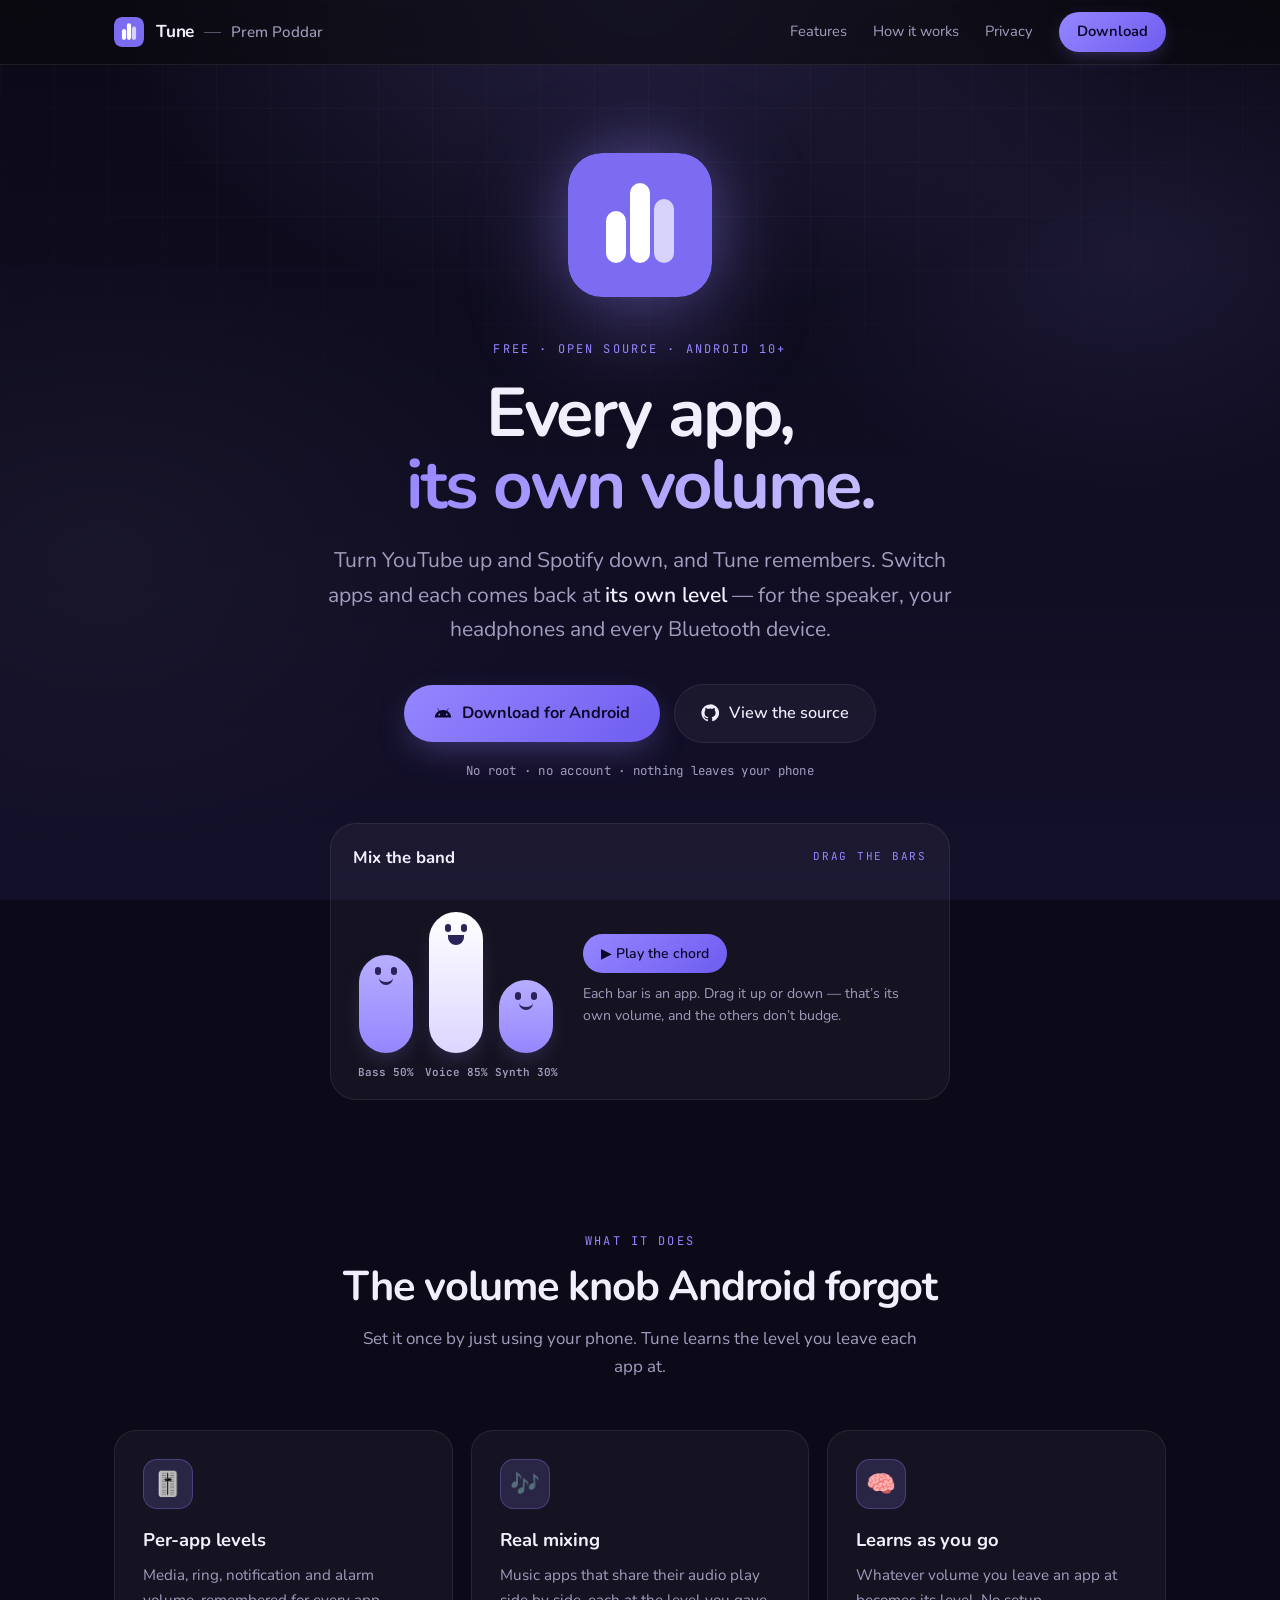
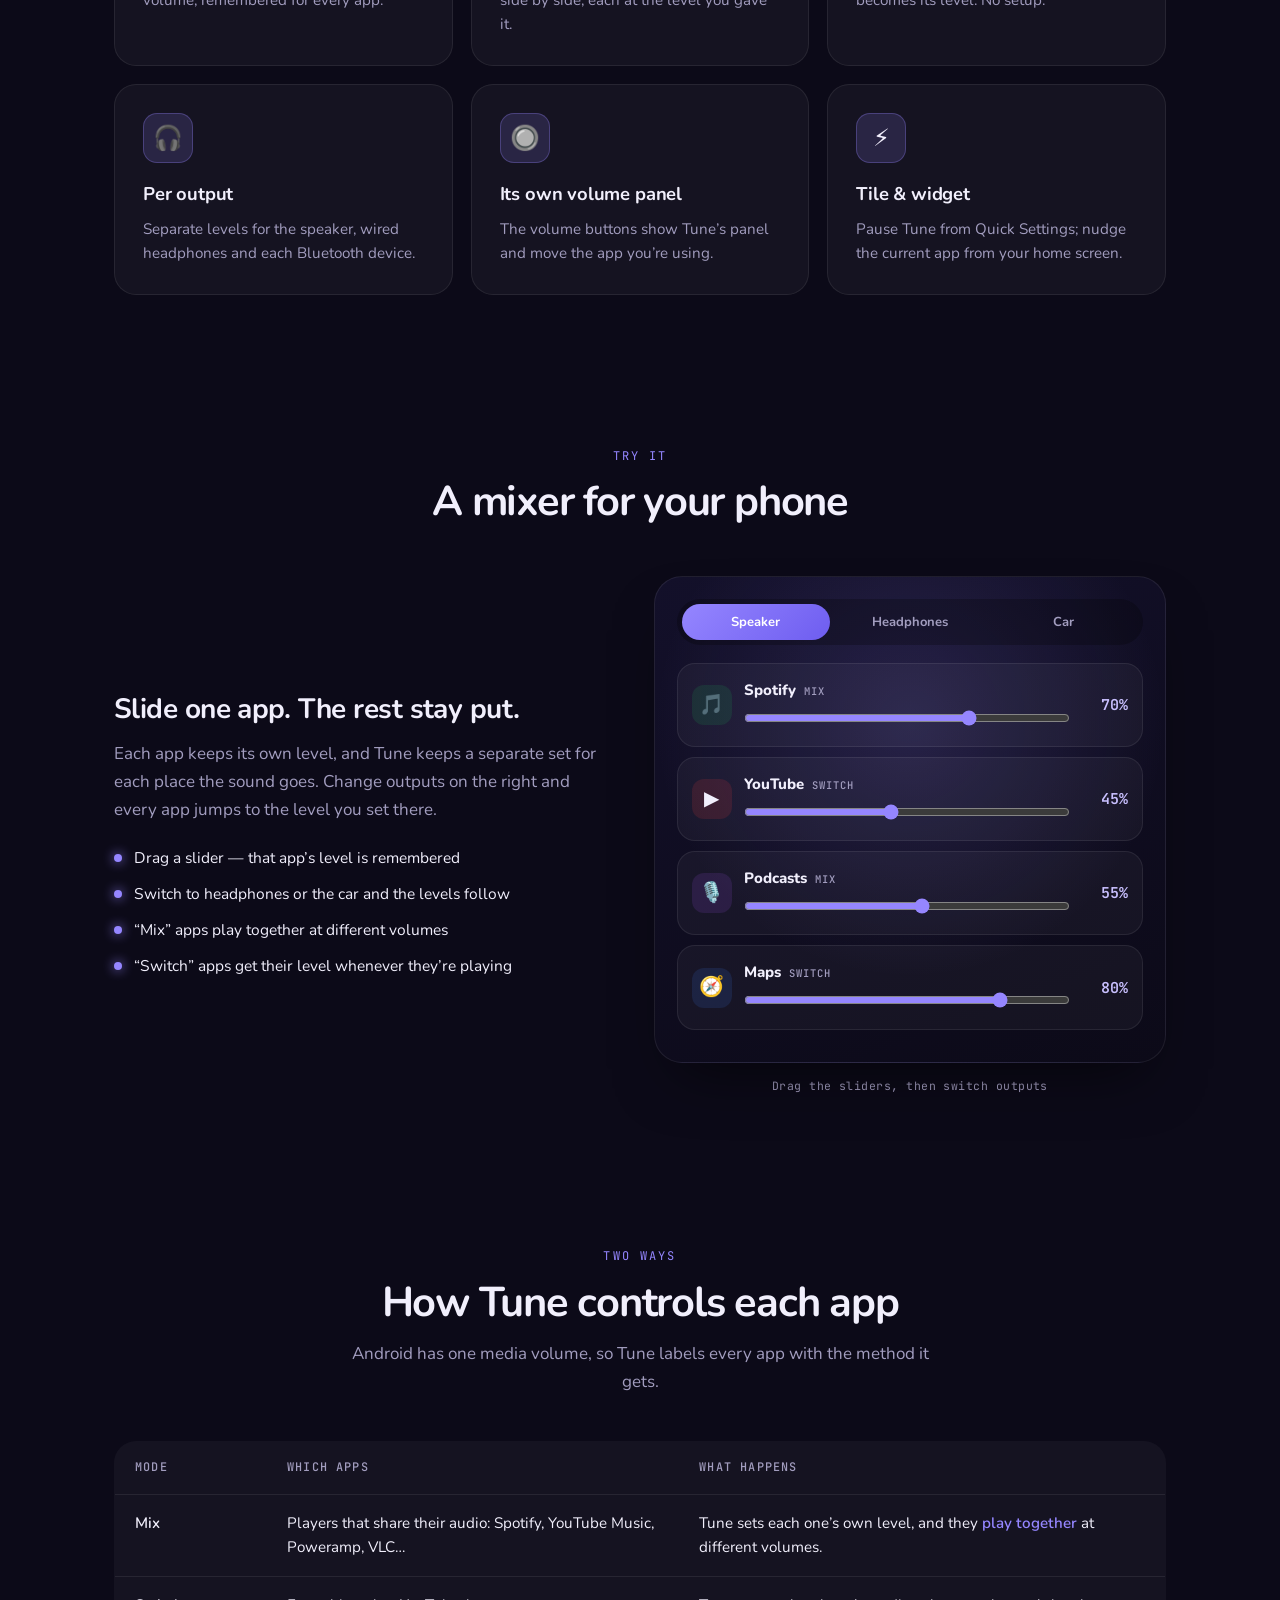
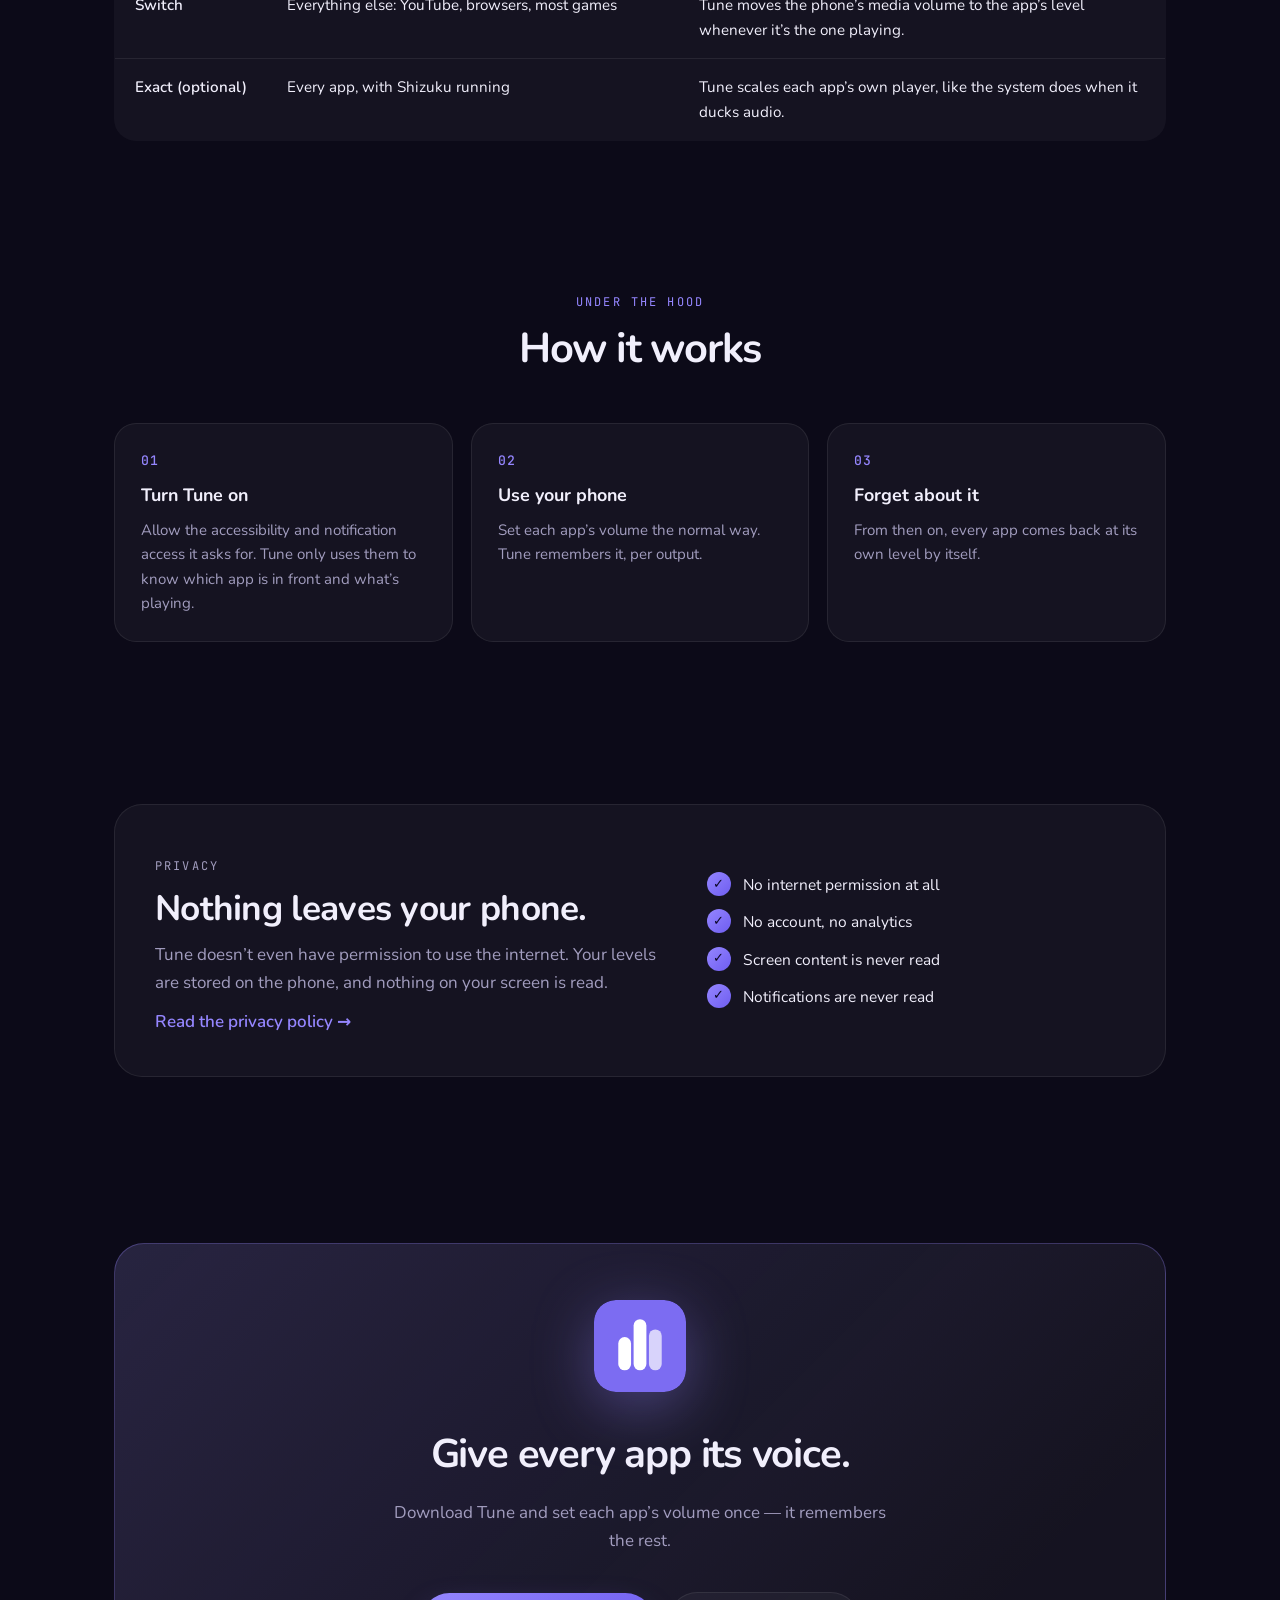
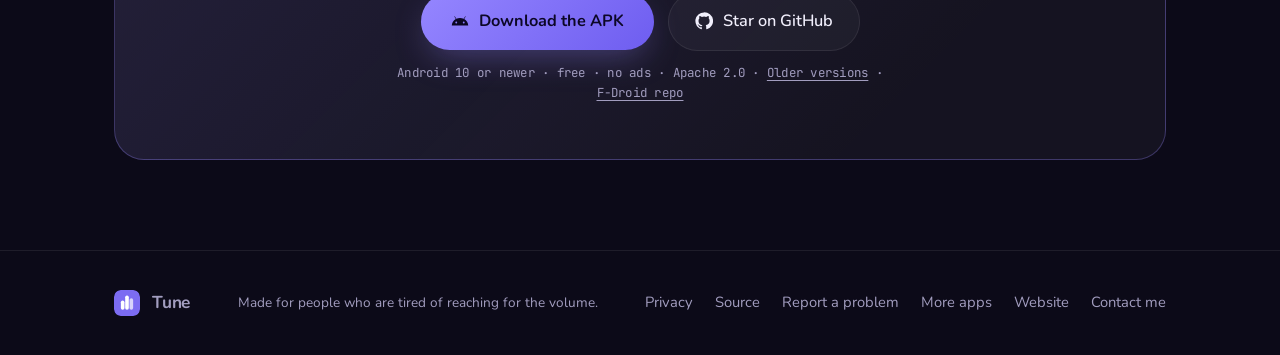
<file: docs/index.html>
<!doctype html>
<html lang="en">
<head>
<meta charset="utf-8" />
<meta name="viewport" content="width=device-width, initial-scale=1" />
<title>Tune — every app, its own volume</title>
<meta name="description" content="A free, open source per-app volume mixer for Android. No root. Turn YouTube up and Spotify down, and Tune remembers." />
<meta property="og:title" content="Tune — every app, its own volume" />
<meta property="og:description" content="A free, open source per-app volume mixer for Android. No root. Turn YouTube up and Spotify down, and Tune remembers." />
<meta property="og:type" content="website" />
<meta name="theme-color" content="#0C0A18" />
<link rel="icon" href="icon.svg" type="image/svg+xml" />
<link rel="preconnect" href="https://fonts.googleapis.com" />
<link rel="preconnect" href="https://fonts.gstatic.com" crossorigin />
<link href="https://fonts.googleapis.com/css2?family=Nunito:wght@500;600;700;800&family=JetBrains+Mono:wght@400;500&display=swap" rel="stylesheet" />
<link rel="stylesheet" href="site.css" />
<style>:root{--bg:#0C0A18;--bg-2:#13102A;--text:#F1EFFC;--muted:#A29DBF;--soft:#D5D1EA;--accent:#9586FF;--accent-2:#6E5DF0;--accent-3:#C9C0FF;--on-accent:#0C0726;--accent-glow:rgba(149,134,255,.38);--accent-soft:rgba(149,134,255,.14);--accent-line:rgba(149,134,255,.30);--glow-1:rgba(149,134,255,.17);--glow-2:rgba(149,134,255,.10);--glow-3:rgba(255,255,255,.035);--gridline:rgba(255,255,255,.025);--nav:rgba(10,10,12,.55);--line:rgba(255,255,255,.08);--line-strong:rgba(255,255,255,.22);--card:rgba(255,255,255,.04);--card-hover:rgba(255,255,255,.065);--ico-bg:rgba(149,134,255,.16);--display:"Nunito",system-ui,sans-serif;--body:"Nunito",system-ui,sans-serif;--mono:"JetBrains Mono",ui-monospace,monospace;}</style>
</head>
<body>
<div class="bg-glow"></div>
<div class="bg-grid"></div>
<nav>
  <div class="wrap">
    <div class="brand-line"><a class="brand" href="./"><img src="icon.svg" alt="" />Tune</a><span class="by-sep">—</span><a class="by" href="https://prempoddar.is-a.dev">Prem Poddar</a></div>
    <div class="nav-links">
      <a href="./#features">Features</a>
      <a href="./#how">How it works</a>
      <a href="privacy/">Privacy</a>
      <a href="./#download" class="nav-cta">Download</a>
    </div>
  </div>
</nav>

<header>
  <div class="wrap">
    <div class="hero-icon-wrap fade-up"><img src="icon.svg" alt="Tune icon" class="hero-icon" /></div>
    <p class="eyebrow fade-up d1">Free · open source · Android 10+</p>
    <h1 class="fade-up d1">Every app,<br /><span class="hl">its own volume.</span></h1>
    <p class="tagline fade-up d2">Turn YouTube up and Spotify down, and Tune remembers. Switch apps and each comes back at <b>its own level</b> — for the speaker, your headphones and every Bluetooth device.</p>
    <div class="cta-row fade-up d3">
      <a href="https://github.com/PremPoddar/Tune/releases/latest/download/Tune.apk" class="btn-primary" download><svg viewBox="0 0 24 24" fill="currentColor" aria-hidden="true"><path d="M17.6 9.48l1.84-3.18a.38.38 0 0 0-.66-.38l-1.86 3.22a11.4 11.4 0 0 0-9.84 0L5.22 5.92a.38.38 0 0 0-.66.38L6.4 9.48A10.8 10.8 0 0 0 1 18h22a10.8 10.8 0 0 0-5.4-8.52ZM7 15.25a1.25 1.25 0 1 1 0-2.5 1.25 1.25 0 0 1 0 2.5Zm10 0a1.25 1.25 0 1 1 0-2.5 1.25 1.25 0 0 1 0 2.5Z"/></svg> Download for Android</a>
      <a href="https://github.com/PremPoddar/Tune" class="btn-ghost"><svg viewBox="0 0 24 24" fill="currentColor" aria-hidden="true"><path d="M12 .5a11.5 11.5 0 0 0-3.64 22.41c.58.1.79-.25.79-.56v-2c-3.2.7-3.87-1.37-3.87-1.37-.53-1.33-1.28-1.69-1.28-1.69-1.05-.72.08-.7.08-.7 1.16.08 1.77 1.19 1.77 1.19 1.03 1.77 2.7 1.26 3.36.96.1-.75.4-1.26.73-1.55-2.55-.29-5.24-1.28-5.24-5.69 0-1.26.45-2.29 1.19-3.1-.12-.29-.52-1.46.11-3.05 0 0 .97-.31 3.17 1.18a11 11 0 0 1 5.77 0c2.2-1.49 3.17-1.18 3.17-1.18.63 1.59.23 2.76.11 3.05.74.81 1.19 1.84 1.19 3.1 0 4.42-2.69 5.39-5.25 5.68.41.36.78 1.06.78 2.14v3.17c0 .31.21.67.8.56A11.5 11.5 0 0 0 12 .5Z"/></svg> View the source</a>
    </div>
    <p class="micro fade-up d3">No root · no account · nothing leaves your phone</p>
    <div class="play fade-up d3" id="play"><div class="play-head"><span class="play-title">Mix the band</span><span class="play-tag">drag the bars</span></div>
<div class="tb-wrap">
  <div class="tb-bars" id="tbBars"></div>
  <div class="tb-side"><button class="play-btn" id="tbPlay">▶ Play the chord</button><p class="play-note" id="tbNote">Each bar is an app. Drag it up or down — that’s its own volume, and the others don’t budge.</p></div>
</div></div>
  </div>
</header>

<section id="features">
  <div class="wrap">
    <p class="eyebrow center reveal">What it does</p>
    <h2 class="section-title reveal">The volume knob Android forgot</h2>
    <p class="section-sub reveal">Set it once by just using your phone. Tune learns the level you leave each app at.</p>
    <div class="grid"><div class="card reveal"><div class="ico">🎚️</div><h3>Per-app levels</h3><p>Media, ring, notification and alarm volume, remembered for every app.</p></div><div class="card reveal"><div class="ico">🎶</div><h3>Real mixing</h3><p>Music apps that share their audio play side by side, each at the level you gave it.</p></div><div class="card reveal"><div class="ico">🧠</div><h3>Learns as you go</h3><p>Whatever volume you leave an app at becomes its level. No setup.</p></div><div class="card reveal"><div class="ico">🎧</div><h3>Per output</h3><p>Separate levels for the speaker, wired headphones and each Bluetooth device.</p></div><div class="card reveal"><div class="ico">🔘</div><h3>Its own volume panel</h3><p>The volume buttons show Tune’s panel and move the app you’re using.</p></div><div class="card reveal"><div class="ico">⚡</div><h3>Tile & widget</h3><p>Pause Tune from Quick Settings; nudge the current app from your home screen.</p></div></div>
  </div>
</section>

<section>
  <div class="wrap">
    <p class="eyebrow center reveal">Try it</p>
    <h2 class="section-title reveal">A mixer for your phone</h2>
    <div class="demo">
      <div class="reveal">
        <h3>Slide one app. The rest stay put.</h3>
        <p>Each app keeps its own level, and Tune keeps a separate set for each place the sound goes. Change outputs on the right and every app jumps to the level you set there.</p>
        <ul><li>Drag a slider — that app’s level is remembered</li><li>Switch to headphones or the car and the levels follow</li><li>“Mix” apps play together at different volumes</li><li>“Switch” apps get their level whenever they’re playing</li></ul>
      </div>
      <div class="reveal">
        <div class="stage" id="stage"><div class="tu-outs" id="tuOuts"></div><div class="tu-rows" id="tuRows"></div></div>
        <p class="hint">Drag the sliders, then switch outputs</p>
      </div>
    </div>
  </div>
</section>

<section>
  <div class="wrap">
    <p class="eyebrow center reveal">Two ways</p>
    <h2 class="section-title reveal">How Tune controls each app</h2>
    <p class="section-sub reveal">Android has one media volume, so Tune labels every app with the method it gets.</p>
    <div class="table-wrap reveal"><table><thead><tr><th>Mode</th><th>Which apps</th><th>What happens</th></tr></thead><tbody><tr><td>Mix</td><td>Players that share their audio: Spotify, YouTube Music, Poweramp, VLC…</td><td>Tune sets each one’s own level, and they <span class="yes">play together</span> at different volumes.</td></tr><tr><td>Switch</td><td>Everything else: YouTube, browsers, most games</td><td>Tune moves the phone’s media volume to the app’s level whenever it’s the one playing.</td></tr><tr><td>Exact (optional)</td><td>Every app, with Shizuku running</td><td>Tune scales each app’s own player, like the system does when it ducks audio.</td></tr></tbody></table></div>
  </div>
</section>

<section id="how">
  <div class="wrap">
    <p class="eyebrow center reveal">Under the hood</p>
    <h2 class="section-title reveal">How it works</h2>
    <div class="steps"><div class="step reveal"><div class="n">01</div><h3>Turn Tune on</h3><p>Allow the accessibility and notification access it asks for. Tune only uses them to know which app is in front and what’s playing.</p></div><div class="step reveal"><div class="n">02</div><h3>Use your phone</h3><p>Set each app’s volume the normal way. Tune remembers it, per output.</p></div><div class="step reveal"><div class="n">03</div><h3>Forget about it</h3><p>From then on, every app comes back at its own level by itself.</p></div></div>
  </div>
</section>

<section>
  <div class="wrap">
    <div class="privacy-band reveal">
      <div>
        <p class="eyebrow">Privacy</p>
        <h2>Nothing leaves your phone.</h2>
        <p>Tune doesn’t even have permission to use the internet. Your levels are stored on the phone, and nothing on your screen is read.</p>
        <p><a class="text-link" href="privacy/">Read the privacy policy →</a></p>
      </div>
      <ul class="checks"><li>No internet permission at all</li><li>No account, no analytics</li><li>Screen content is never read</li><li>Notifications are never read</li></ul>
    </div>
  </div>
</section>

<section id="download" class="download-band">
  <div class="wrap">
    <div class="download-card reveal">
      <img src="icon.svg" alt="Tune" />
      <h2>Give every app its voice.</h2>
      <p>Download Tune and set each app’s volume once — it remembers the rest.</p>
      <div class="cta-row">
        <a href="https://github.com/PremPoddar/Tune/releases/latest/download/Tune.apk" class="btn-primary" download><svg viewBox="0 0 24 24" fill="currentColor" aria-hidden="true"><path d="M17.6 9.48l1.84-3.18a.38.38 0 0 0-.66-.38l-1.86 3.22a11.4 11.4 0 0 0-9.84 0L5.22 5.92a.38.38 0 0 0-.66.38L6.4 9.48A10.8 10.8 0 0 0 1 18h22a10.8 10.8 0 0 0-5.4-8.52ZM7 15.25a1.25 1.25 0 1 1 0-2.5 1.25 1.25 0 0 1 0 2.5Zm10 0a1.25 1.25 0 1 1 0-2.5 1.25 1.25 0 0 1 0 2.5Z"/></svg> Download the APK</a>
        <a href="https://github.com/PremPoddar/Tune" class="btn-ghost"><svg viewBox="0 0 24 24" fill="currentColor" aria-hidden="true"><path d="M12 .5a11.5 11.5 0 0 0-3.64 22.41c.58.1.79-.25.79-.56v-2c-3.2.7-3.87-1.37-3.87-1.37-.53-1.33-1.28-1.69-1.28-1.69-1.05-.72.08-.7.08-.7 1.16.08 1.77 1.19 1.77 1.19 1.03 1.77 2.7 1.26 3.36.96.1-.75.4-1.26.73-1.55-2.55-.29-5.24-1.28-5.24-5.69 0-1.26.45-2.29 1.19-3.1-.12-.29-.52-1.46.11-3.05 0 0 .97-.31 3.17 1.18a11 11 0 0 1 5.77 0c2.2-1.49 3.17-1.18 3.17-1.18.63 1.59.23 2.76.11 3.05.74.81 1.19 1.84 1.19 3.1 0 4.42-2.69 5.39-5.25 5.68.41.36.78 1.06.78 2.14v3.17c0 .31.21.67.8.56A11.5 11.5 0 0 0 12 .5Z"/></svg> Star on GitHub</a>
      </div>
      <p class="micro">Android 10 or newer · free · no ads · Apache 2.0 · <a href="https://github.com/PremPoddar/Tune/releases">Older versions</a> · <a href="https://prempoddar.github.io/fdroid/repo?fingerprint=B22CDB8846EA991100C5D8DD2CBB893AF2C51B72406210B94B9F8C9B539E8BF6">F-Droid repo</a></p>
    </div>
  </div>
</section>

<footer>
  <div class="wrap">
    <a class="brand" href="./"><img src="icon.svg" alt="" style="width:26px;height:26px;border-radius:7px" />Tune</a>
    <div class="foot-note">Made for people who are tired of reaching for the volume.</div>
    <div class="links">
      <a href="privacy/">Privacy</a>
      <a href="https://github.com/PremPoddar/Tune">Source</a>
      <a href="https://github.com/PremPoddar/Tune/issues">Report a problem</a>
      <a href="https://prempoddar.is-a.dev/apps/">More apps</a>
      <a href="https://prempoddar.is-a.dev">Website</a>
      <a href="mailto:prempoddar@yandex.com">Contact me</a>
    </div>
  </div>
</footer>
<style>
.tu-outs{display:flex;gap:6px;background:rgba(0,0,0,.25);padding:5px;border-radius:999px;margin-bottom:18px}
.tu-outs button{flex:1;font:700 13px var(--body);color:var(--muted);background:none;border:0;border-radius:999px;padding:9px 6px;cursor:pointer;transition:all .2s}
.tu-outs button.on{background:linear-gradient(135deg,var(--accent),var(--accent-2));color:#fff}
.tu-row{display:grid;grid-template-columns:40px 1fr 46px;gap:12px;align-items:center;background:rgba(255,255,255,.04);border:1px solid var(--line);border-radius:18px;padding:12px 14px;margin-bottom:10px}
.tu-ic{width:40px;height:40px;border-radius:12px;display:grid;place-items:center;font-size:20px}
.tu-name{font-weight:800;font-size:15px}.tu-mode{font:500 10.5px var(--mono);letter-spacing:.1em;text-transform:uppercase;color:var(--muted);margin-left:8px}
.tu-row input{width:100%;accent-color:var(--accent);margin-top:6px}
.tu-pct{font:600 15px var(--mono);text-align:right;color:var(--accent-3)}

.play{max-width:620px;margin:42px auto 0;text-align:left;background:var(--card);border:1px solid var(--line);border-radius:26px;padding:20px 22px;position:relative;overflow:hidden}
.play-head{display:flex;align-items:center;justify-content:space-between;gap:12px;margin-bottom:12px}
.play-title{font-family:var(--display);font-weight:700;font-size:1.05rem}
.play-tag{font-family:var(--mono);font-size:11px;letter-spacing:.16em;text-transform:uppercase;color:var(--accent)}
.play-note{font-size:.88rem;color:var(--muted);margin-top:10px}
.play-btn{font:600 14px var(--body);color:var(--on-accent);background:linear-gradient(135deg,var(--accent),var(--accent-2));border:0;border-radius:999px;padding:10px 18px;cursor:pointer;transition:transform .15s}
.play-btn:active{transform:scale(.95)}
.play-btn.ghost{color:var(--text);background:var(--card-hover);border:1px solid var(--line)}

.tb-wrap{display:flex;gap:24px;align-items:center;flex-wrap:wrap}
.tb-bars{display:flex;gap:16px;align-items:flex-end;height:170px;padding:10px 6px 0;touch-action:none}
.tb-bar{width:54px;border-radius:27px;background:linear-gradient(180deg,#fff,#DCD6FF);position:relative;cursor:ns-resize;transition:height .08s;box-shadow:0 10px 24px -10px var(--accent-glow)}
.tb-bar.dim{background:linear-gradient(180deg,#B7AEFF,#9586FF)}
.tb-face{position:absolute;top:12px;left:0;right:0;display:flex;flex-direction:column;align-items:center;gap:3px;pointer-events:none}
.tb-eyes{display:flex;gap:10px}.tb-eyes i{width:6px;height:8px;border-radius:3px;background:#2a2357;animation:blink 4s infinite}
@keyframes blink{0%,94%,100%{transform:scaleY(1)}96%{transform:scaleY(.1)}}
.tb-mouth{width:14px;height:7px;border-bottom:3px solid #2a2357;border-radius:0 0 10px 10px;transition:all .2s}
.tb-bar.low .tb-mouth{height:2px;border-radius:2px;width:10px}
.tb-bar.loud .tb-mouth{height:10px;width:16px;background:#2a2357;border-radius:0 0 12px 12px}
.tb-lbl{position:absolute;bottom:-26px;left:-8px;right:-8px;text-align:center;font:600 11px var(--mono);color:var(--muted)}
.tb-side{flex:1;min-width:210px}
.tb-bars{margin-bottom:26px}
</style>
<script>
const io=new IntersectionObserver(es=>es.forEach(e=>{if(e.isIntersecting){e.target.classList.add('in');io.unobserve(e.target)}}),{threshold:.12});
document.querySelectorAll('.reveal').forEach(el=>io.observe(el));
const heroIcon=document.querySelector('.hero-icon');
if(heroIcon&&!matchMedia('(prefers-reduced-motion: reduce)').matches)addEventListener('pointermove',e=>{
  heroIcon.style.translate=`${(e.clientX/innerWidth-.5)*10}px ${(e.clientY/innerHeight-.5)*10}px`});
</script>
<script>
const APPS=[['🎵','Spotify','#1DB954','Mix'],['▶️','YouTube','#FF3D3D','Switch'],['🎙️','Podcasts','#A855F7','Mix'],['🧭','Maps','#3B82F6','Switch']];
const OUTS=['Speaker','Headphones','Car'];
const lv={Speaker:[70,45,55,80],Headphones:[40,30,60,50],Car:[85,60,70,95]};let out='Speaker';
function draw(){tuOuts.innerHTML='';OUTS.forEach(o=>{const b=document.createElement('button');b.textContent=o;b.className=o===out?'on':'';b.onclick=()=>{out=o;draw()};tuOuts.appendChild(b)});
 tuRows.innerHTML='';APPS.forEach(([ic,n,c,m],i)=>{const r=document.createElement('div');r.className='tu-row';
  r.innerHTML=`<div class="tu-ic" style="background:${c}22">${ic}</div><div><span class="tu-name">${n}</span><span class="tu-mode">${m}</span><input type="range" min="0" max="100" value="${lv[out][i]}"></div><div class="tu-pct">${lv[out][i]}%</div>`;
  const s=r.querySelector('input'),p=r.querySelector('.tu-pct');s.oninput=()=>{lv[out][i]=+s.value;p.textContent=s.value+'%'};tuRows.appendChild(r)})}
draw();
</script>
<script>
(()=>{const B=[['Bass',.5,130.81],['Voice',.85,164.81],['Synth',.3,196.0]];let ctx,nodes=[],playing=false;
const bars=B.map(([n,v],i)=>{const d=document.createElement('div');d.className='tb-bar'+(i===1?'':' dim');d.innerHTML='<div class="tb-face"><div class="tb-eyes"><i></i><i></i></div><div class="tb-mouth"></div></div><div class="tb-lbl"></div>';tbBars.appendChild(d);return d});
function draw(){bars.forEach((d,i)=>{const v=B[i][1];d.style.height=(36+v*124)+'px';d.classList.toggle('low',v<.25);d.classList.toggle('loud',v>.75);d.querySelector('.tb-lbl').textContent=`${B[i][0]} ${Math.round(v*100)}%`;
 if(nodes[i])nodes[i].gain.setTargetAtTime(v*.18,ctx.currentTime,.03)})}
bars.forEach((d,i)=>{d.addEventListener('pointerdown',e=>{try{d.setPointerCapture(e.pointerId)}catch(_){}const start=e.clientY,v0=B[i][1];
 const mv=ev=>{B[i][1]=Math.min(1,Math.max(0,v0+(start-ev.clientY)/124));draw()};d.addEventListener('pointermove',mv);
 d.addEventListener('pointerup',()=>d.removeEventListener('pointermove',mv),{once:true})})});
tbPlay.onclick=()=>{if(!ctx){ctx=new (window.AudioContext||window.webkitAudioContext)();
  nodes=B.map(([,v,f])=>{const o=ctx.createOscillator(),g=ctx.createGain();o.type='triangle';o.frequency.value=f;g.gain.value=0;o.connect(g).connect(ctx.destination);o.start();return g})}
 playing=!playing;if(playing){ctx.resume();draw();tbPlay.textContent='■ Stop';tbNote.textContent='Now drag the bars and hear each one change on its own.'}
 else{nodes.forEach(g=>g.gain.setTargetAtTime(0,ctx.currentTime,.05));tbPlay.textContent='▶ Play the chord'}};
draw();})();
</script>
</body>
</html>
</file>
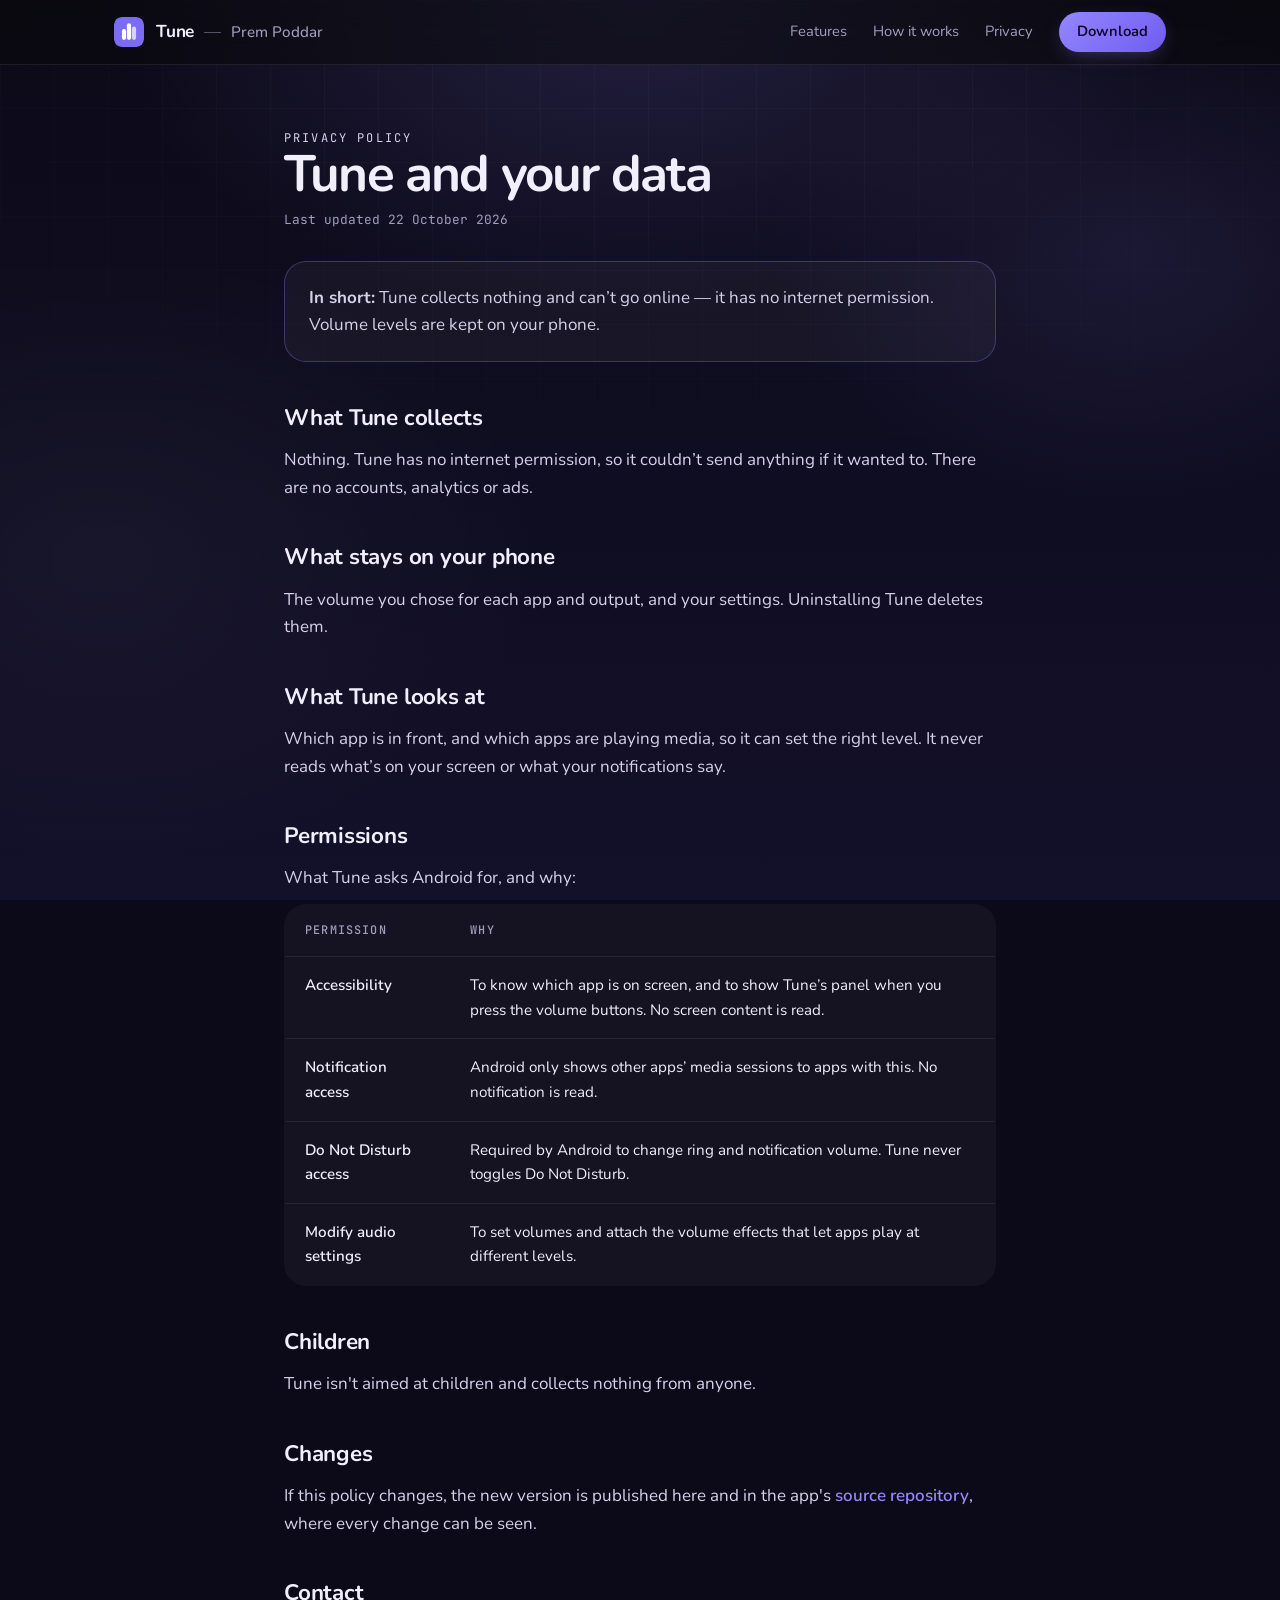
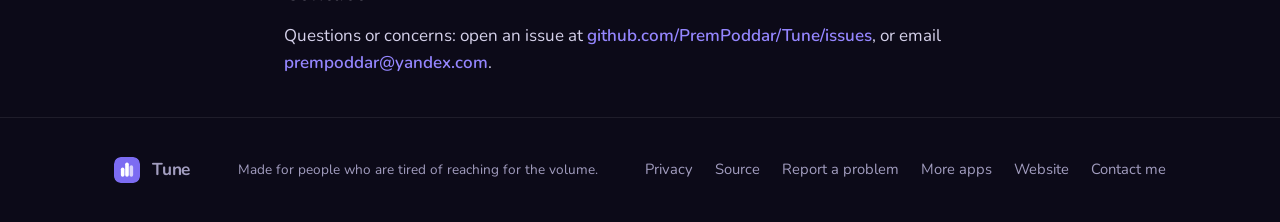
<file: docs/privacy/index.html>
<!doctype html>
<html lang="en">
<head>
<meta charset="utf-8" />
<meta name="viewport" content="width=device-width, initial-scale=1" />
<title>Tune — Privacy policy</title>
<meta name="description" content="How Tune handles your data." />
<meta property="og:title" content="Tune — Privacy policy" />
<meta property="og:description" content="How Tune handles your data." />
<meta property="og:type" content="website" />
<meta name="theme-color" content="#0C0A18" />
<link rel="icon" href="../icon.svg" type="image/svg+xml" />
<link rel="preconnect" href="https://fonts.googleapis.com" />
<link rel="preconnect" href="https://fonts.gstatic.com" crossorigin />
<link href="https://fonts.googleapis.com/css2?family=Nunito:wght@500;600;700;800&family=JetBrains+Mono:wght@400;500&display=swap" rel="stylesheet" />
<link rel="stylesheet" href="../site.css" />
<style>:root{--bg:#0C0A18;--bg-2:#13102A;--text:#F1EFFC;--muted:#A29DBF;--soft:#D5D1EA;--accent:#9586FF;--accent-2:#6E5DF0;--accent-3:#C9C0FF;--on-accent:#0C0726;--accent-glow:rgba(149,134,255,.38);--accent-soft:rgba(149,134,255,.14);--accent-line:rgba(149,134,255,.30);--glow-1:rgba(149,134,255,.17);--glow-2:rgba(149,134,255,.10);--glow-3:rgba(255,255,255,.035);--gridline:rgba(255,255,255,.025);--nav:rgba(10,10,12,.55);--line:rgba(255,255,255,.08);--line-strong:rgba(255,255,255,.22);--card:rgba(255,255,255,.04);--card-hover:rgba(255,255,255,.065);--ico-bg:rgba(149,134,255,.16);--display:"Nunito",system-ui,sans-serif;--body:"Nunito",system-ui,sans-serif;--mono:"JetBrains Mono",ui-monospace,monospace;}</style>
</head>
<body>
<div class="bg-glow"></div>
<div class="bg-grid"></div>
<nav>
  <div class="wrap">
    <div class="brand-line"><a class="brand" href="../"><img src="../icon.svg" alt="" />Tune</a><span class="by-sep">—</span><a class="by" href="https://prempoddar.is-a.dev">Prem Poddar</a></div>
    <div class="nav-links">
      <a href="../#features">Features</a>
      <a href="../#how">How it works</a>
      <a href="../privacy/">Privacy</a>
      <a href="../#download" class="nav-cta">Download</a>
    </div>
  </div>
</nav>
<main class="prose">
  <p class="eyebrow">Privacy policy</p>
  <h1>Tune and your data</h1>
  <p class="updated">Last updated 22 October 2026</p>
  <div class="summary"><p><b>In short:</b> Tune collects nothing and can’t go online — it has no internet permission. Volume levels are kept on your phone.</p></div>
  <h2>What Tune collects</h2><p>Nothing. Tune has no internet permission, so it couldn’t send anything if it wanted to. There are no accounts, analytics or ads.</p><h2>What stays on your phone</h2><p>The volume you chose for each app and output, and your settings. Uninstalling Tune deletes them.</p><h2>What Tune looks at</h2><p>Which app is in front, and which apps are playing media, so it can set the right level. It never reads what’s on your screen or what your notifications say.</p>
  <h2>Permissions</h2>
  <p>What Tune asks Android for, and why:</p>
  <table><thead><tr><th>Permission</th><th>Why</th></tr></thead><tbody><tr><td>Accessibility</td><td>To know which app is on screen, and to show Tune’s panel when you press the volume buttons. No screen content is read.</td></tr><tr><td>Notification access</td><td>Android only shows other apps’ media sessions to apps with this. No notification is read.</td></tr><tr><td>Do Not Disturb access</td><td>Required by Android to change ring and notification volume. Tune never toggles Do Not Disturb.</td></tr><tr><td>Modify audio settings</td><td>To set volumes and attach the volume effects that let apps play at different levels.</td></tr></tbody></table>
  <h2>Children</h2><p>Tune isn't aimed at children and collects nothing from anyone.</p>
  <h2>Changes</h2><p>If this policy changes, the new version is published here and in the app's
  <a class="text-link" href="https://github.com/PremPoddar/Tune">source repository</a>, where every change can be seen.</p>
  <h2>Contact</h2><p>Questions or concerns: open an issue at
  <a class="text-link" href="https://github.com/PremPoddar/Tune/issues">github.com/PremPoddar/Tune/issues</a>, or email <a class="text-link" href="mailto:prempoddar@yandex.com">prempoddar@yandex.com</a>.</p>
</main>
<footer>
  <div class="wrap">
    <a class="brand" href="../"><img src="../icon.svg" alt="" style="width:26px;height:26px;border-radius:7px" />Tune</a>
    <div class="foot-note">Made for people who are tired of reaching for the volume.</div>
    <div class="links">
      <a href="../privacy/">Privacy</a>
      <a href="https://github.com/PremPoddar/Tune">Source</a>
      <a href="https://github.com/PremPoddar/Tune/issues">Report a problem</a>
      <a href="https://prempoddar.is-a.dev/apps/">More apps</a>
      <a href="https://prempoddar.is-a.dev">Website</a>
      <a href="mailto:prempoddar@yandex.com">Contact me</a>
    </div>
  </div>
</footer>
</body>
</html>
</file>
<file: docs/site.css>
:root{--wrap:1100px;--radius:22px}
*{margin:0;padding:0;box-sizing:border-box}
html{scroll-behavior:smooth;-webkit-text-size-adjust:100%}
body{font-family:var(--body);background:var(--bg);color:var(--text);line-height:1.62;font-size:17px;overflow-x:hidden;-webkit-font-smoothing:antialiased}
a{color:inherit}
.wrap{max-width:var(--wrap);margin:0 auto;padding:0 24px}
.bg-glow{position:fixed;inset:0;z-index:-2;background:
  radial-gradient(60% 50% at 50% 0%,var(--glow-1),transparent 70%),
  radial-gradient(40% 40% at 88% 28%,var(--glow-2),transparent 70%),
  radial-gradient(50% 50% at 8% 62%,var(--glow-3),transparent 70%),
  linear-gradient(180deg,var(--bg),var(--bg-2))}
.bg-grid{position:fixed;inset:0;z-index:-1;background-image:linear-gradient(var(--gridline) 1px,transparent 1px),linear-gradient(90deg,var(--gridline) 1px,transparent 1px);
  background-size:54px 54px;mask-image:radial-gradient(ellipse 80% 60% at 50% 0%,#000 40%,transparent 100%);-webkit-mask-image:radial-gradient(ellipse 80% 60% at 50% 0%,#000 40%,transparent 100%)}

nav{position:sticky;top:0;z-index:50;backdrop-filter:blur(14px);-webkit-backdrop-filter:blur(14px);background:var(--nav);border-bottom:1px solid var(--line)}
nav .wrap{display:flex;align-items:center;justify-content:space-between;height:64px;gap:16px}
.brand{display:flex;align-items:center;gap:12px;font-family:var(--display);font-weight:700;font-size:1.08rem;letter-spacing:-.01em;text-decoration:none}
.brand img{width:30px;height:30px;border-radius:8px}
.nav-links{display:flex;align-items:center;gap:26px}
.nav-links a{color:var(--muted);text-decoration:none;font-size:.92rem;transition:color .2s}
.nav-links a:hover{color:var(--text)}
.nav-cta{background:linear-gradient(135deg,var(--accent),var(--accent-2));color:var(--on-accent)!important;font-weight:650;padding:8px 18px;border-radius:999px;box-shadow:0 6px 20px -6px var(--accent-glow)}
@media(max-width:680px){.nav-links a:not(.nav-cta){display:none}}

header{padding:88px 0 56px;text-align:center}
.hero-icon-wrap{position:relative;display:inline-block;margin-bottom:34px}
.hero-icon{width:144px;height:144px;border-radius:34px;position:relative;z-index:2;animation:float 6s ease-in-out infinite;filter:drop-shadow(0 24px 50px var(--accent-glow))}
.hero-icon-wrap::after{content:"";position:absolute;inset:-30% -30% -10%;z-index:1;background:radial-gradient(circle,var(--accent-glow),transparent 65%);filter:blur(20px);animation:pulse 4s ease-in-out infinite}
@keyframes float{0%,100%{transform:translateY(0)}50%{transform:translateY(-14px)}}
@keyframes pulse{0%,100%{opacity:.6;transform:scale(1)}50%{opacity:1;transform:scale(1.08)}}
.eyebrow{font-family:var(--mono);font-size:12px;letter-spacing:.18em;text-transform:uppercase;color:var(--accent)}
header .eyebrow{margin-bottom:18px}
h1{font-family:var(--display);font-size:clamp(2.5rem,6vw,4.3rem);font-weight:700;letter-spacing:-.035em;line-height:1.05}
h1 .hl{background:linear-gradient(120deg,var(--accent),var(--accent-3));-webkit-background-clip:text;background-clip:text;-webkit-text-fill-color:transparent}
.tagline{font-size:clamp(1.05rem,2.3vw,1.32rem);color:var(--muted);max-width:640px;margin:22px auto 0}
.tagline b{color:var(--text);font-weight:600}
.cta-row{display:flex;gap:14px;justify-content:center;align-items:center;flex-wrap:wrap;margin-top:38px}
.btn-primary,.btn-ghost{display:inline-flex;align-items:center;gap:10px;text-decoration:none;border-radius:999px;font-size:1.02rem;transition:transform .22s,box-shadow .22s,border-color .2s,background .2s}
.btn-primary{background:linear-gradient(135deg,var(--accent),var(--accent-2));color:var(--on-accent);font-weight:680;padding:15px 30px;box-shadow:0 12px 34px -8px var(--accent-glow)}
.btn-primary:hover{transform:translateY(-3px);box-shadow:0 20px 44px -8px var(--accent-glow)}
.btn-ghost{color:var(--text);font-weight:550;padding:15px 26px;border:1px solid var(--line);background:var(--card)}
.btn-ghost:hover{border-color:var(--line-strong);background:var(--card-hover)}
.btn-primary svg,.btn-ghost svg{width:18px;height:18px}
.micro{margin-top:18px;font-family:var(--mono);font-size:.78rem;letter-spacing:.02em;color:var(--muted)}

section{padding:76px 0}
.section-title{font-family:var(--display);font-size:clamp(1.8rem,4vw,2.6rem);font-weight:700;letter-spacing:-.03em;text-align:center;margin-top:12px;line-height:1.15}
.section-sub{color:var(--muted);text-align:center;max-width:580px;margin:14px auto 0}
.center{text-align:center}

.grid{display:grid;grid-template-columns:repeat(auto-fit,minmax(255px,1fr));gap:18px;margin-top:50px}
.card{background:var(--card);border:1px solid var(--line);border-radius:var(--radius);padding:28px;transition:transform .3s,border-color .3s,background .3s}
.card:hover{transform:translateY(-6px);border-color:var(--accent-line);background:var(--card-hover)}
.card .ico{width:50px;height:50px;border-radius:14px;display:grid;place-items:center;font-size:24px;margin-bottom:16px;background:var(--ico-bg);border:1px solid var(--accent-line)}
.card h3{font-family:var(--display);font-size:1.15rem;font-weight:700;letter-spacing:-.01em}
.card p{color:var(--muted);margin-top:8px;font-size:.95rem}

.demo{display:grid;grid-template-columns:1fr 1.05fr;gap:52px;align-items:center;margin-top:50px}
@media(max-width:860px){.demo{grid-template-columns:1fr}}
.demo h3{font-family:var(--display);font-size:1.75rem;font-weight:700;letter-spacing:-.02em;line-height:1.2}
.demo p{color:var(--muted);margin-top:14px}
.demo ul{list-style:none;margin-top:22px;display:grid;gap:11px}
.demo li{display:flex;gap:12px;align-items:flex-start;font-size:.97rem}
.demo li::before{content:"";flex:0 0 8px;height:8px;border-radius:50%;margin-top:9px;background:var(--accent);box-shadow:0 0 12px var(--accent)}
.stage{position:relative;border-radius:28px;border:1px solid var(--line);background:radial-gradient(circle at 50% 30%,var(--glow-1),transparent 60%),linear-gradient(160deg,var(--bg-2),var(--bg));
  box-shadow:0 30px 60px -24px rgba(0,0,0,.6);overflow:hidden;min-height:420px;padding:22px}
.stage-tag{font-family:var(--mono);font-size:11px;letter-spacing:.2em;text-transform:uppercase;color:var(--muted)}
.hint{font-family:var(--mono);font-size:11.5px;color:var(--muted);margin-top:14px;text-align:center;letter-spacing:.04em}

.table-wrap{margin-top:46px;overflow-x:auto}
table{width:100%;border-collapse:collapse;min-width:560px;background:var(--card);border:1px solid var(--line);border-radius:var(--radius);overflow:hidden}
th,td{padding:16px 20px;text-align:left;border-bottom:1px solid var(--line);font-size:.95rem;vertical-align:top}
thead th{font-family:var(--mono);font-size:.74rem;letter-spacing:.1em;text-transform:uppercase;color:var(--muted);font-weight:500}
tbody tr:last-child td{border-bottom:none}
td:first-child{font-weight:600;white-space:nowrap}
td .dim{color:var(--muted)}
.yes{color:var(--accent);font-weight:600}

.steps{display:grid;grid-template-columns:repeat(auto-fit,minmax(230px,1fr));gap:18px;margin-top:50px}
.step{background:var(--card);border:1px solid var(--line);border-radius:var(--radius);padding:26px}
.step .n{font-family:var(--mono);font-size:.82rem;font-weight:500;color:var(--accent);letter-spacing:.08em}
.step h3{font-family:var(--display);margin-top:10px;font-size:1.12rem;font-weight:700}
.step p{color:var(--muted);margin-top:8px;font-size:.94rem}
.step code,.prose code{font-family:var(--mono);background:var(--card-hover);padding:2px 7px;border-radius:6px;font-size:.82em;color:var(--accent)}

.privacy-band{display:grid;grid-template-columns:1.1fr .9fr;gap:40px;align-items:center;background:var(--card);border:1px solid var(--line);border-radius:28px;padding:40px;margin-top:10px}
@media(max-width:820px){.privacy-band{grid-template-columns:1fr}}
.privacy-band h2{font-family:var(--display);font-size:clamp(1.6rem,3.4vw,2.2rem);letter-spacing:-.02em;line-height:1.2;margin-top:10px}
.privacy-band p{color:var(--muted);margin-top:12px}
.checks{list-style:none;display:grid;gap:12px}
.checks li{display:flex;gap:12px;align-items:flex-start;font-size:.97rem}
.checks li::before{content:"✓";flex:0 0 24px;height:24px;border-radius:50%;display:grid;place-items:center;font-size:13px;font-weight:700;color:var(--on-accent);background:linear-gradient(135deg,var(--accent),var(--accent-2))}
.text-link{color:var(--accent);text-decoration:none;font-weight:600}
.text-link:hover{text-decoration:underline}

.download-band{text-align:center;padding:90px 0}
.download-card{background:linear-gradient(135deg,var(--accent-soft),transparent 80%),var(--card);border:1px solid var(--accent-line);border-radius:30px;padding:56px 32px}
.download-card img{width:92px;height:92px;border-radius:22px;margin-bottom:22px;filter:drop-shadow(0 14px 30px var(--accent-glow))}
.download-card h2{font-family:var(--display);font-size:clamp(1.8rem,4vw,2.5rem);font-weight:700;letter-spacing:-.03em}
.download-card p{color:var(--muted);margin:12px auto 0;max-width:500px}

footer{border-top:1px solid var(--line);padding:38px 0}
footer .wrap{display:flex;align-items:center;justify-content:space-between;flex-wrap:wrap;gap:16px}
footer .links{display:flex;gap:22px;flex-wrap:wrap}
footer a{color:var(--muted);text-decoration:none;font-size:.92rem;transition:color .2s}
footer a:hover{color:var(--text)}
.foot-note{color:var(--muted);font-size:.85rem}

.reveal{opacity:0;transform:translateY(26px);transition:opacity .7s ease,transform .7s ease}
.reveal.in{opacity:1;transform:none}
.fade-up{animation:fadeUp .9s ease both}.d1{animation-delay:.1s}.d2{animation-delay:.2s}.d3{animation-delay:.3s}
@keyframes fadeUp{from{opacity:0;transform:translateY(22px)}to{opacity:1;transform:none}}
@media(prefers-reduced-motion:reduce){*{animation:none!important;transition:none!important}.reveal{opacity:1;transform:none}}

/* privacy page */
.prose{max-width:760px;margin:0 auto;padding:64px 24px 40px}
.prose h1{font-size:clamp(2.2rem,5vw,3.2rem);margin-bottom:8px}
.prose .updated{font-family:var(--mono);font-size:.8rem;color:var(--muted)}
.prose .summary{background:var(--card);border:1px solid var(--accent-line);border-radius:var(--radius);padding:22px 24px;margin:30px 0}
.prose h2{font-family:var(--display);font-size:1.4rem;margin:38px 0 10px;letter-spacing:-.01em}
.prose p,.prose li{color:var(--soft)}
.prose ul{padding-left:22px;display:grid;gap:8px;margin-top:8px}
.prose table{min-width:0;margin-top:12px}
.prose td:first-child{white-space:normal}
.brand-line{display:flex;align-items:center;gap:10px;min-width:0}.by-sep{color:var(--muted);opacity:.55}.by{color:var(--muted);text-decoration:none;font-weight:500;font-size:.95rem;white-space:nowrap;transition:color .2s}.by:hover{color:var(--text)}@media(max-width:520px){.brand-line{flex-direction:column;align-items:flex-start;gap:0}.by-sep{display:none}.by{font-size:.74rem;line-height:1.1;margin-left:42px;margin-top:-3px}}
.micro a{color:inherit;text-decoration:underline;text-underline-offset:3px}.micro a:hover{color:var(--text)}
</file>
